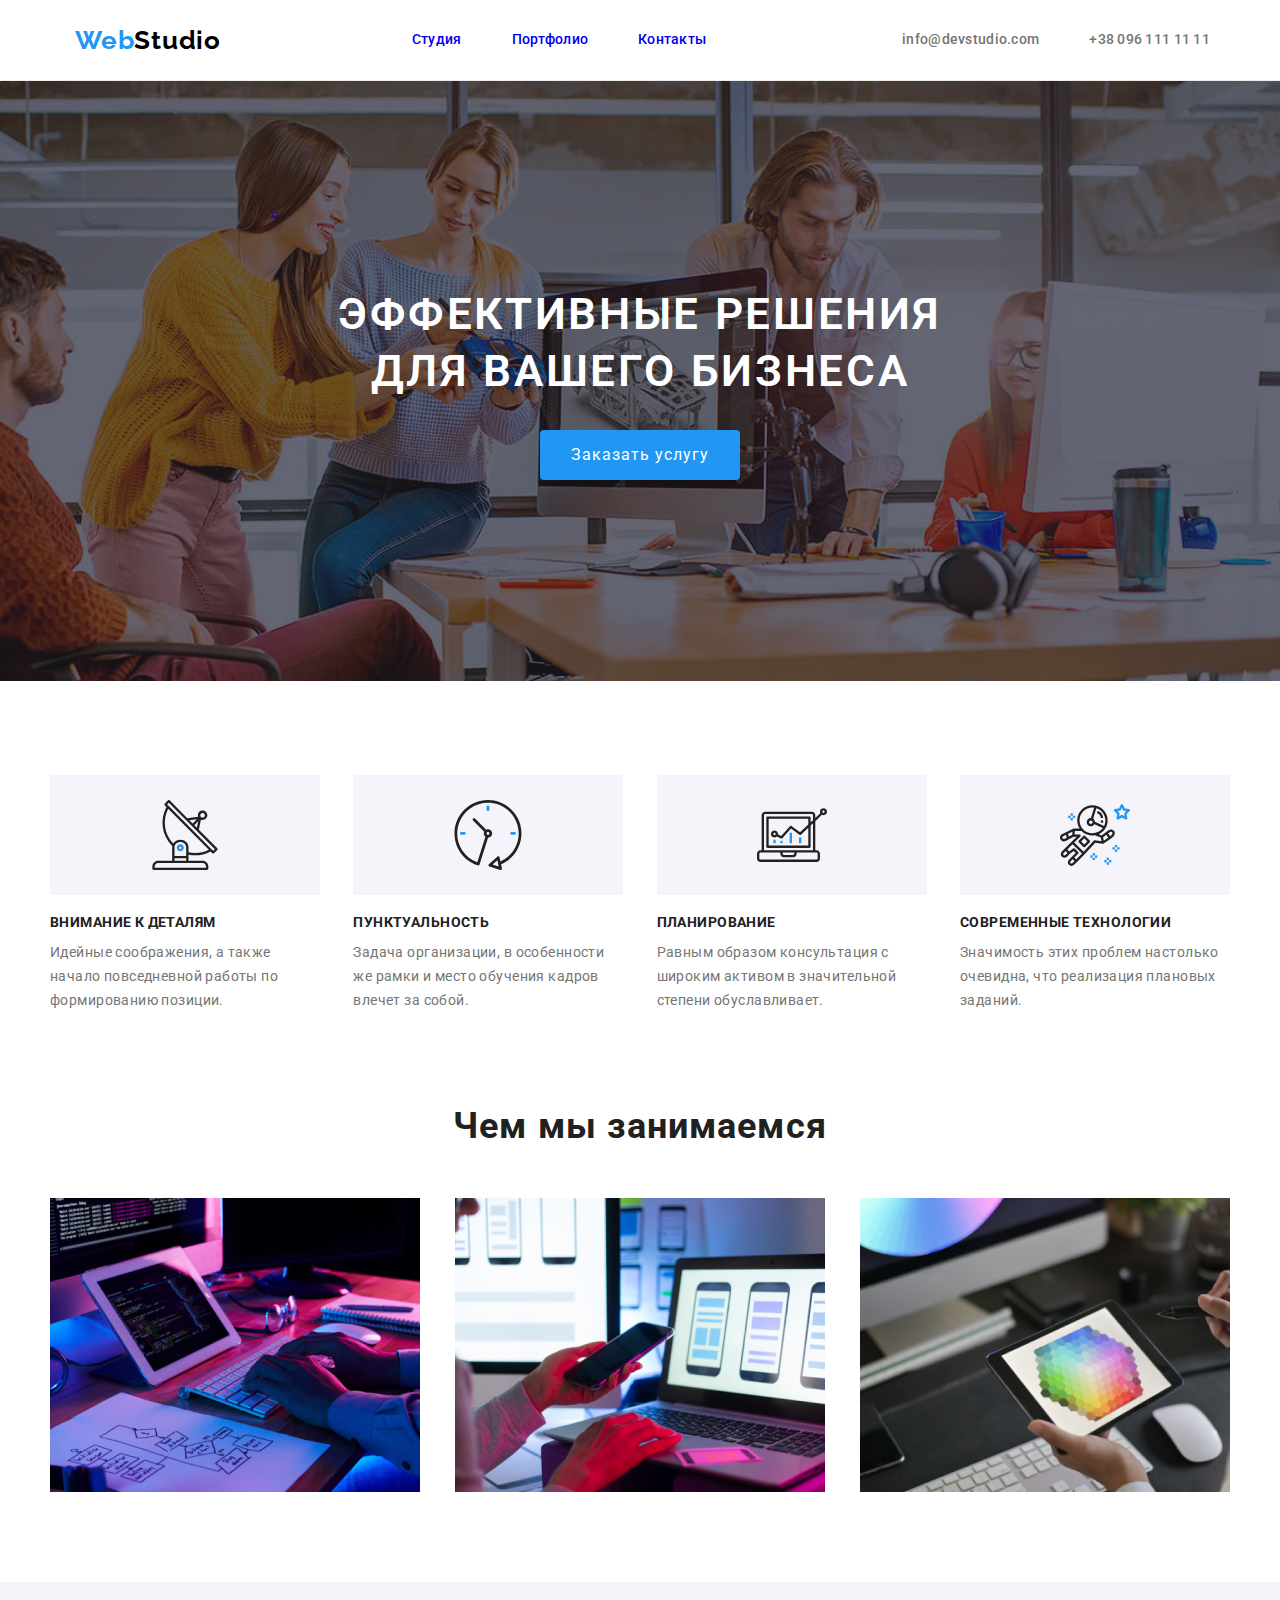
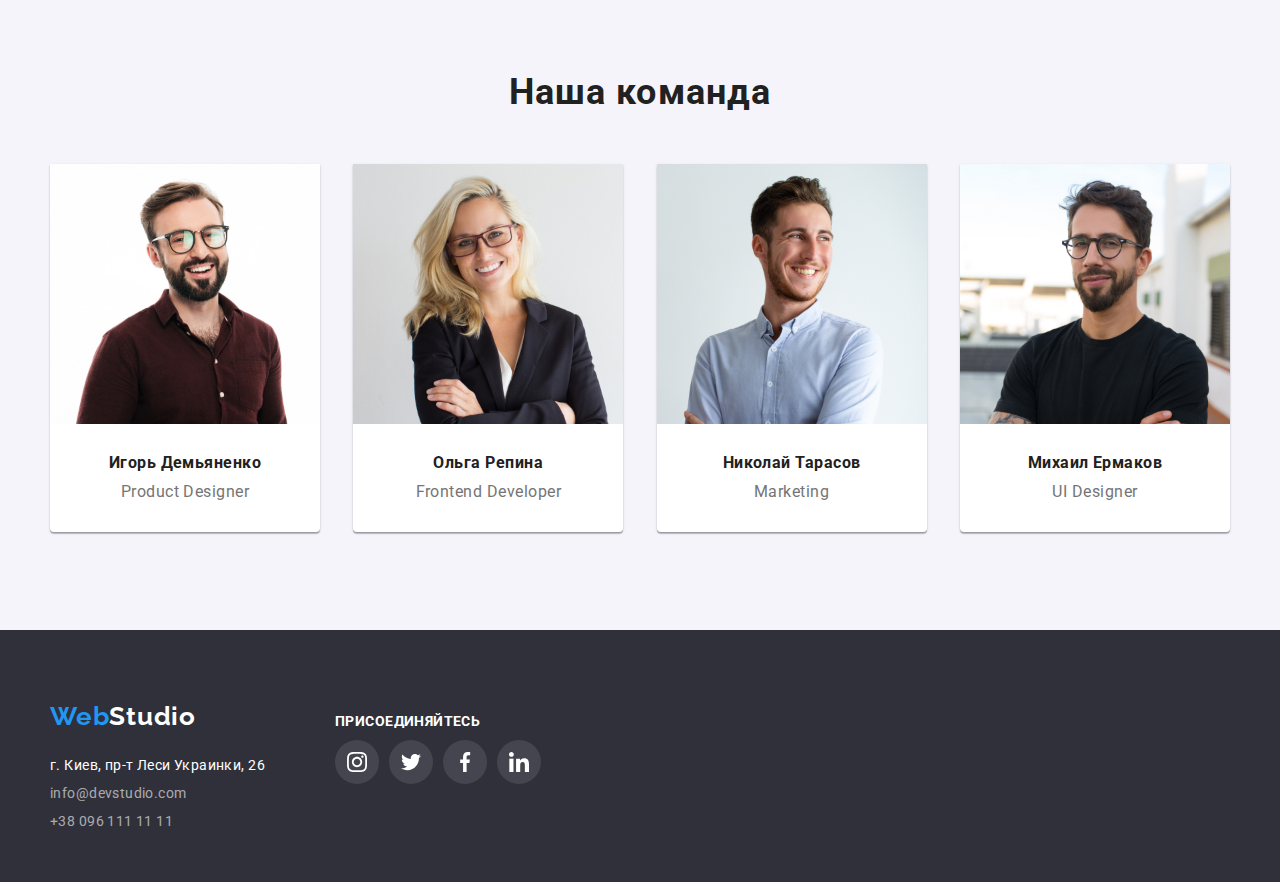
<file: index.html>
<!DOCTYPE html>
<html lang="ru">
<head>
	<meta charset="UTF-8">
	<meta http-equiv="X-UA-Compatible" content="IE=edge">
	<meta name="viewport" content="width=device-width, initial-scale=1.0">
	<title>WebStudio</title>
	<link href="https://fonts.googleapis.com/css2?family=Roboto:wght@400;500;700;900&display=swap" rel="stylesheet">
	<link href="https://fonts.googleapis.com/css2?family=Raleway:wght@700&display=swap" rel="stylesheet">
	<link href="css/style.css" rel="stylesheet">
</head>
<body>
	<header class="header">
		<div class="container">
			<div class="top__line">
				<a href="./index.html" class="top__line-logo">
					<span class="top__line-logo-web">Web</span>Studio
				</a>
			  <nav class="top__line-nav">
			  	<ul class="top__line-nav-ul">
			  		<li class="top__line-nav-li nav__li-1">
							<a href="./index.html">Студия</a>
						</li>
			  		<li class="top__line-nav-li nav__li-2">
							<a href="./portfolio.html">Портфолио</a>
						</li>
			  		<li class="top__line-nav-li nav__li-3">
							<a href="#">Контакты</a>
						</li>
			  	</ul>
			  </nav>
				<ul class="top__line-info">
					<li class="top__line-info-email">
						<a href="mailto:info@devstudio.com">info@devstudio.com</a>
					</li>
					<li class="top__line-info-tel">
						<a href="tel:+380961111111">+38 096 111 11 11</a>
					</li>
				</ul>
			</div>
		</div>
	</header>
	<main class="main">
		<div class="up__block">
			<div class="container">
					<h1 class="up__block-title">Эффективные решения<br> для вашего бизнеса</h1>
				<div class="up__block-button">
					<button type="button" class="up__block-bt">Заказать услугу</button>
				</div>
			</div>
		</div>
		<div class="peculiarities">
			<div class="container">
				<ul class="peculiarities__flex">
					<li class="peculiarities-info peculiarities-icon1">
						<h2>Внимание к деталям</h2>
						<p>
							Идейные соображения, а также начало повседневной работы по формированию позиции.
						</p>
					</li>
					<li class="peculiarities-info peculiarities-icon2">
						<h2>Пунктуальность</h2>
						<p>
							Задача организации, в особенности же рамки и место обучения кадров влечет за собой.
						</p>
					</li>
					<li class="peculiarities-info peculiarities-icon3">
						<h2>Планирование</h2>
						<p>
							Равным образом консультация с широким активом в значительной степени обуславливает.
						</p>
					</li>
					<li class="peculiarities-info peculiarities-icon4">
						<h2>Современные технологии</h2>
						<p>
							Значимость этих проблем настолько очевидна, что реализация плановых заданий.
						</p>
					</li>
				</ul>
			</div>
		</div>
		<div class="classes">
			<div class="container">
				<h2 class="classes__title">Чем мы занимаемся</h2>
				<ul class="classes__image">
					<li>
						<img src="images/img.jpg" alt="руки" class="classes-img classes-img1" width="370" height="294">
					</li>
					<li>
						<img src="images/img2.jpg" alt="ноутбук" class="classes-img classes-img2" width="370" height="294">
					</li>
					<li>
						<img src="images/img3.jpg" alt="палитра" class="classes-img classes-img3" width="370" height="294">
					</li>
				</ul>
			</div>
		</div>
		<div class="team">
			<div class="container">
				<h2 class="team__title">Наша команда</h2>
				<ul class="team-flex">
					<li class="team-cards team-card1">
						<div class="team-card-img">
							<img src="images/img4.jpg" alt="Игорь Демьяненко" width="270" height="260">
						</div>
						<h2 class="team-card-title">Игорь Демьяненко</h2>
						<h2 class="team-card-sabtitle">Product Designer</h2>
					</li>
					<li class="team-cards team-card2">
						<div class="team-card-img">
							<img src="images/img5.jpg" alt="Ольга Репина" width="270" height="260">
						</div>
							<h2 class="team-card-title">Ольга Репина</h2>
							<h2 class="team-card-sabtitle">Frontend Developer</h2>
					</li>
					<li class="team-cards team-card3">
						<div class="team-card-img">
							<img src="images/img6.jpg" alt="Николай Тарасов" width="270" height="260">
						</div>
							<h2 class="team-card-title">Николай Тарасов</h2>
							<h2 class="team-card-sabtitle">Marketing</h2>
					</li>
					<li class="team-cards team-card4">
						<div class="team-card-img">
							<img src="images/img7.jpg" alt="Михаил Ермаков" width="270" height="260">
						</div>
							<h2 class="team-card-title">Михаил Ермаков</h2>
							<h2 class="team-card-sabtitle">UI Designer</h2>
					</li>
				</ul>
			</div>
		</div>
	</main>
	<footer class="footer">
		<div class="container">
			<a href="./index.html" class="footer__logo">
				<span class="footer__logo-web">Web</span>Studio
			</a>
			<div class="container-flex-footer">
				<address class="footer__address">
				 <p class="footer__address-street">г. Киев, пр-т Леси Украинки, 26</p>
				 <a href="mailto:info@devstudio.com" class="footer__address-email">info@devstudio.com</a><br>
         <a href="tel:+380961111111" class="footer__address-tell">+38 096 111 11 11</a>
		  	</address>
				<div class="footer-social">
					<h2>присоединяйтесь</h2>
				    <ul class="social-list">
				    	<li><a href="" class="footer-social-icon1"></a></li>
				    	<li><a href="" class="footer-social-icon2"></a></li>
				    	<li><a href="" class="footer-social-icon3"></a></li>
				    	<li><a href="" class="footer-social-icon4"></a></li>
				    </ul>
				</div>
			</div>
		</div>
	</footer>
</body>
</html>
</file>
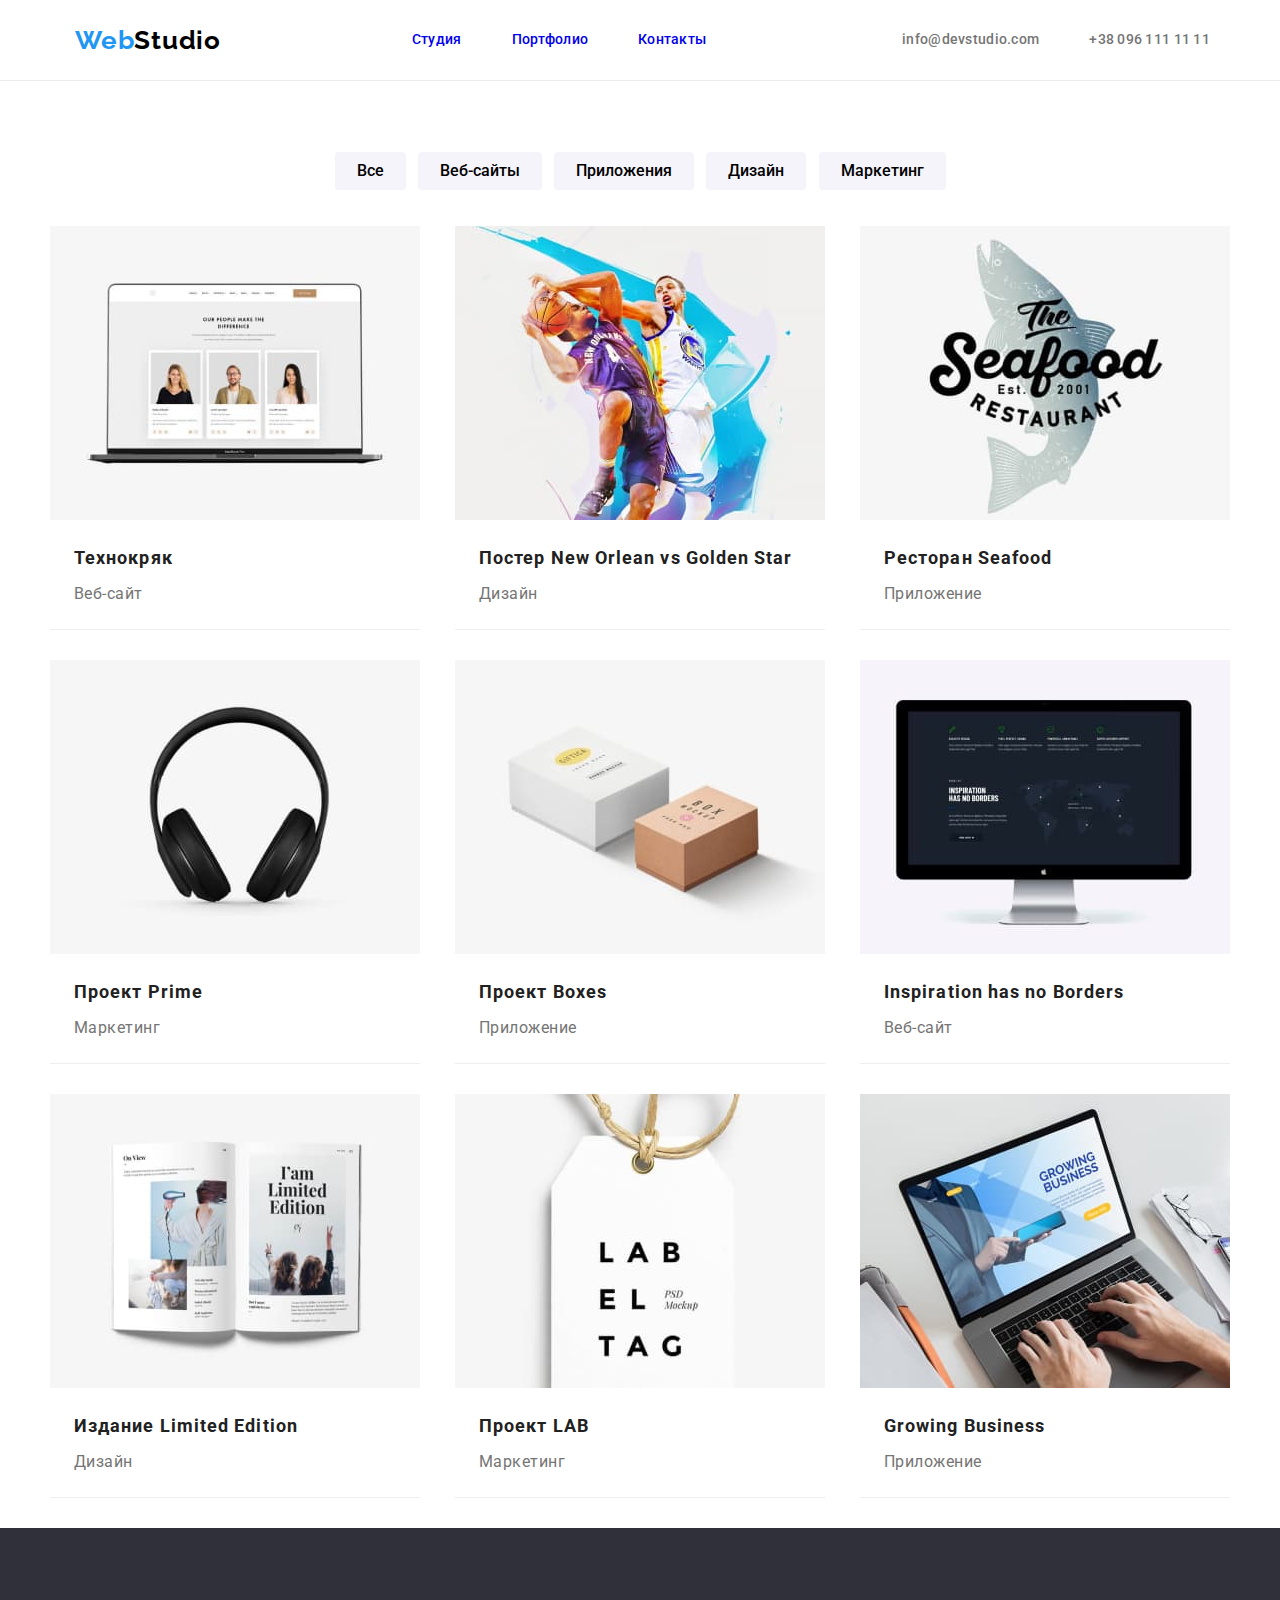
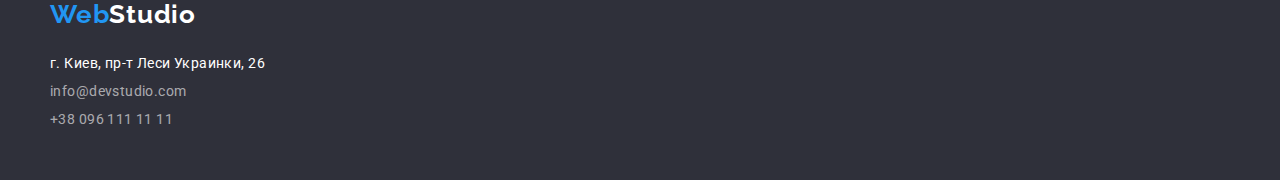
<file: portfolio.html>
<!DOCTYPE html>
<html lang="ru">
<head>
	<meta charset="UTF-8">
	<meta http-equiv="X-UA-Compatible" content="IE=edge">
	<meta name="viewport" content="width=device-width, initial-scale=1.0">
	<title>WebStudio</title>
	<link href="https://fonts.googleapis.com/css2?family=Roboto:wght@400;500;700;900&display=swap" rel="stylesheet">
	<link href="https://fonts.googleapis.com/css2?family=Raleway:wght@700&display=swap" rel="stylesheet">
	<link href="css/style.css" rel="stylesheet">
</head>
<body>
	<header class="header">
		<div class="container">
			<div class="top__line">
				<a href="./index.html" class="top__line-logo">
					<span class="top__line-logo-web">Web</span>Studio
				</a>
			  <nav class="top__line-nav">
			  	<ul class="top__line-nav-ul">
			  		<li class="top__line-nav-li nav__li-1">
							<a href="./index.html">Студия</a>
						</li>
			  		<li class="top__line-nav-li nav__li-2">
							<a href="./portfolio.html">Портфолио</a>
						</li>
			  		<li class="top__line-nav-li nav__li-3">
							<a href="#">Контакты</a>
						</li>
			  	</ul>
			  </nav>
				<ul class="top__line-info">
					<li class="top__line-info-email">
						<a href="mailto:info@devstudio.com">info@devstudio.com</a>
					</li>
					<li class="top__line-info-tel">
						<a href="tel:+380961111111">+38 096 111 11 11</a>
					</li>
				</ul>
			</div>
		</div>
	</header>
	<main>
		<section class="container">
			<ul class="filters">
				<li class="filters-element"><button type="button">Все</button></li>
				<li class="filters-element"><button type="button">Веб-сайты</button></li>
				<li class="filters-element"><button type="button">Приложения</button></li>
				<li class="filters-element"><button type="button">Дизайн</button></li>
				<li class="filters-element"><button type="button">Маркетинг</button></li>
			</ul>
			<ul class="project">
				<li class="project-body project1">
					<img src="images/img-0.jpg" alt="Веб-сайт" width="370" height="294">
					<h2>Технокряк</h2>
					<p>Веб-сайт</p>
				</li>
				<li class="project-body project1">
					<img src="images/img-1.jpg" alt="игроки" width="370" height="294">
					<h2>Постер New Orlean vs Golden Star</h2>
					<p>Дизайн</p>
				</li>
				<li class="project-body project1">
					<img src="images/img-2.jpg" alt="рыба" width="370" height="294">
					<h2>Ресторан Seafood</h2>
					<p>Приложение</p>
				</li>
				<li class="project-body project1">
					<img src="images/img-3.jpg" alt="наушники" width="370" height="294">
					<h2>Проект Prime</h2>
					<p>Маркетинг</p>
				</li>
				<li class="project-body project1">
					<img src="images/img-4.jpg" alt="коробки" width="370" height="294">
					<h2>Проект Boxes</h2>
					<p>Приложение</p>
				</li>
				<li class="project-body project1">
					<img src="images/img-5.jpg" alt="монитор" width="370" height="294">
					<h2>Inspiration has no Borders</h2>
					<p>Веб-сайт</p>
				</li>
				<li class="project-body project1">
					<img src="images/img-6.jpg" alt="книга" width="370" height="294">
					<h2>Издание Limited Edition</h2>
					<p>Дизайн</p>
				</li>
				<li class="project-body project1">
					<img src="images/img-7.jpg" alt="ярлык" width="370" height="294">
					<h2>Проект LAB</h2>
					<p>Маркетинг</p>
				</li>
				<li class="project-body project1">
					<img src="images/img-8.jpg" alt="ноутбук" width="370" height="294">
					<h2>Growing Business</h2>
					<p>Приложение</p>
				</li>
			</ul>
		</section>
	</main>
	<footer class="footer project-footer">
		<div class="container">
			<a href="./index.html" class="footer__logo">
				<span class="footer__logo-web">Web</span>Studio
			</a>
			<address class="footer__address">
				<p class="footer__address-street">г. Киев, пр-т Леси Украинки, 26</p>
				<a href="mailto:info@devstudio.com" class="footer__address-email">info@devstudio.com</a><br>
				<a href="tel:+380961111111" class="footer__address-tell">+38 096 111 11 11</a>
			</address>
		</div>
	</footer>
</body>

</html>
</file>
<file: css/style.css>
/*Обнуление*/
* {
	padding: 0;
	margin: 0;
	border: 0;
}

*,
*:before,
*:after {
	-moz-box-sizing: border-box;
	-webkit-box-sizing: border-box;
	box-sizing: border-box;
}

:focus,
:active {
	outline: none;
}

a:focus,
a:active {
	outline: none;
}

nav,
footer,
header,
aside {
	display: block;
}

html,
body {
	height: 100%;
	width: 100%;
	font-size: 100%;
	line-height: 2;
		font-size: 14px;
	-ms-text-size-adjust: 100%;
	-moz-text-size-adjust: 100%;
	-webkit-text-size-adjust: 100%;
}

input,
button,
textarea {
	font-family: inherit;
}

input::-ms-clear {
	display: none;
}

button {
	cursor: pointer;
}

button::-moz-focus-inner {
	padding: 0;
	border: 0;
}

a,
a:visited {
	text-decoration: none;
}

a:hover {
	text-decoration: none;
}

ul li {
	list-style: none;
}

img {
	vertical-align: top;
}

h1,
h2,
h3,
h4,
h5,
h6 {
	font-size: inherit;
	font-weight: inherit;
}

/*--------------------*/
body {
	font-family: Roboto;
}

.container {
	max-width: 1200px;
	margin: 0 auto;
	padding: 0 10px;
}

.header {
	background: #fff;
  border-bottom: 1px solid #ECECEC;
}

.top__line {
	height: 80px;
	display: flex;
	justify-content: space-between;
	align-items: center;
}

.top__line-logo {
	color: #000;
	font-family: Raleway;
	font-weight: bolder;
	font-size: 26px;
	line-height: 2;
  letter-spacing: 0.03em;
	margin: 0 25px;
}

.top__line-logo-web {
	color: #2196F3;
}

.top__line-nav-ul {
	display: flex;
}

.top__line-nav-li {
	font-weight: 500;
	font-size: 14px;
	line-height: 1.14;
	letter-spacing: 0.02em;
	margin: 0 25px;
}

.top__line-nav-li a:hover {
	color: #2196F3;
}

.top__line-info {
	font-weight: 500;
	font-size: 14px;
	line-height: 1.14;
	letter-spacing: 0.02em;
	display: flex;
}

.top__line-info a {
	color: #757575;
}

.top__line-info :hover {
	color: #2196F3;
}

.top__line-info-email {
	margin: 0 30px;
}

.top__line-info-tel {
	margin: 0 20px;
}

/* =====up__block======= */

.up__block {
	margin: 0 auto;
	max-width: 1600px;
	height: 600px;
	background-repeat: no-repeat;
	background-position: center;
	background-size: cover;
	background-image: 
	linear-gradient(
  to right,
	rgba(47, 48, 58, 0.4),
	rgba(47, 48, 58, 0.4)
),
url(../images/background.jpg);
}

.up__block-title {
	color: #fff;
	text-align: center;
	padding-top: 205px;
	font-weight: 600;
	font-size: 44px;
	line-height: 1.3;
	text-align: center;
	letter-spacing: 0.06em;
	text-transform: uppercase;
}

.up__block-button {
	text-align: center;
}
.up__block-bt {
	margin-top: 30px;
	width: 200px;
	height: 50px;
	color: #fff;
	background: #2196F3;
	box-shadow: 0px 4px 4px rgba(0, 0, 0, 0.15);
	border-radius: 4px;
	font-size: 16px;
	line-height: 2;
	letter-spacing: 0.06em;
}

.up__block-bt:active {
	margin-top: 33px;
	box-shadow: none;
}
/* ======peculiarities========= */

.peculiarities__flex {
	margin: 94px 0;
	display: flex;
	justify-content: space-between;
}
.peculiarities-info {
	width: 270px;
}
.peculiarities-info h2{
	font-weight: bold;
	padding-bottom: 10px;
	font-size: 14px;
  line-height: 1.14;
  letter-spacing: 0.03em;
  text-transform: uppercase;
  color: #212121;
}
.peculiarities-info p{
	font-size: 14px;
  line-height: 1.7;
  letter-spacing: 0.03em;
  color: #757575;
}
.peculiarities-icon1::before{
	display: block;
	content: "";
	height: 120px;
	background-image: url(../images/antenna.svg);
	background-size: 70px;
	background-repeat: no-repeat;
	background-position: center;
	background-color: #f5f4fa;
	margin-bottom: 20px;
}
.peculiarities-icon2::before{
	display: block;
	content: "";
	height: 120px;
	background-image: url(../images/clock.svg);
	background-size: 70px;
	background-repeat: no-repeat;
	background-position: center;
	background-color: #f5f4fa;
	margin-bottom: 20px;
}
.peculiarities-icon3::before{
	display: block;
	content: "";
	height: 120px;
	background-image: url(../images/diagram.svg);
	background-size: 70px;
	background-repeat: no-repeat;
	background-position: center;
	background-color: #f5f4fa;
	margin-bottom: 20px;
}
.peculiarities-icon4::before{
	display: block;
	content: "";
	height: 120px;
	background-image: url(../images/astronaut.svg);
	background-size: 70px;
	background-repeat: no-repeat;
	background-position: center;
	background-color: #f5f4fa;
	margin-bottom: 20px;
}
/* ========classes=========== */

.classes__title {
	text-align: center;
	font-weight: bold;
	font-size: 36px;
  line-height: 1.16;
  text-align: center;
  letter-spacing: 0.03em;
  color: #212121;
	margin-bottom: 50px;
}
.classes__image {
	display: flex;
	justify-content: space-between;
}
.classes-img {
	margin-bottom: 90px;
}
/* =========team========== */
.team {
	background: #F5F4FA;
	height: 648px;
}
.team__title {
	padding: 90px 0 50px 0;
  font-weight: bold;
  font-size: 36px;
	line-height: 1.16;
  text-align: center;
  letter-spacing: 0.03em;
  color: #212121;
}
.team-flex {
	display: flex;
	justify-content: space-between;
}
.team-cards {
width: 270px;
height: 368px;
padding-bottom: 94px;
background: #FFFFFF;
box-shadow: 0px 1px 3px rgba(0, 0, 0, 0.12), 0px 1px 1px rgba(0, 0, 0, 0.14), 0px 2px 1px rgba(0, 0, 0, 0.2);
border-radius: 0px 0px 4px 4px;
}
.team-card-title {
	margin-top: 30px;
  font-weight: bold;
  font-size: 16px;
	line-height: 1.18;
  text-align: center;
  letter-spacing: 0.03em;
  color: #212121;
}
.team-card-sabtitle {
	margin-top: 10px;
  font-size: 16px;
	line-height: 1.18;
  text-align: center;
  letter-spacing: 0.03em;
  color: #757575;
}

/* ========footer========= */
.footer {
	height: 252px;
	padding: 60px 0;
	background: #2F303A;
}
.footer__logo {
	color: #fff;
	font-family: Raleway;
	font-weight: bolder;
	font-size: 26px;
	line-height: 2;
	letter-spacing: 0.03em;
	padding-bottom: 10px;
}
.footer a.footer__logo {
	margin-top: 60px;
	
}
.footer__logo-web {
	color: #2196F3;
}
.footer__address p{
  padding-top: 10px;
}
.footer__address-street {
	font-style: normal;
  font-size: 14px;
  line-height: 1.9;
  letter-spacing: 0.03em;
  color: #FFFFFF;
}
.footer__address-email {
	font-style: normal;
  font-size: 14px;
  line-height: 1.7;
  letter-spacing: 0.03em;
  color: rgba(255, 255, 255, 0.6);
}
.footer__address-tell {
  font-style: normal;
  font-size: 14px;
  line-height: 1.7;
  letter-spacing: 0.03em;
  color: rgba(255, 255, 255, 0.6);
}
.footer__address-email:hover,
.footer__address-tell:hover {
  color: #2196F3;
}
.container-flex-footer{
	display:flex;
}
.footer-social{
	margin-top: -28px;
	text-align: top;
	width: 206px;
	height: 100px;
	margin-left: 70px;
}
.footer-social h2{
	font-weight: bold;
font-size: 14px;
line-height: 1.14;
letter-spacing: 0.03em;
text-transform: uppercase;
color: #fff;
padding-bottom: 10px;
}
.social-list{
	display: flex;
}
.footer-social li:nth-child(1){
	display: block;
}
.footer-social-icon1 {
	display: block;
	width: 44px;
	height: 44px;
	border-radius: 50%;
	background-image: url(../images/instagram.svg);
	background-size:20px;
	background-repeat: no-repeat;
	background-position: center;
	background-color: rgba(255, 255, 255, 0.1);
	margin-right: 10px;
}
.footer-social-icon2 {
	display: block;
	width: 44px;
	height: 44px;
	border-radius: 50%;
	background-image: url(../images/twitter.svg);
	background-size:20px;
	background-repeat: no-repeat;
	background-position: center;
	background-color: rgba(255, 255, 255, 0.1);
	margin-right: 10px;
}
.footer-social-icon3 {
	display: block;
	width: 44px;
	height: 44px;
	border-radius: 50%;
	background-image: url(../images/facebook.svg);
	background-size:20px;
	background-repeat: no-repeat;
	background-position: center;
	background-color: rgba(255, 255, 255, 0.1);
	margin-right: 10px;
}
.footer-social-icon4 {
	display: block;
	width: 44px;
	height: 44px;
	border-radius: 50%;
	background-image: url(../images/linkedin.svg);
	background-size:20px;
	background-repeat: no-repeat;
	background-position: center;
	background-color: rgba(255, 255, 255, 0.1);
	margin-right: 10px;
}
.footer-social-icon1:hover{
	background-color: #2196f3;
}
.footer-social-icon2:hover{
	background-color: #2196f3;
}
.footer-social-icon3:hover{
	background-color: #2196f3;
}
.footer-social-icon4:hover{
	background-color: #2196f3;
}
/* ========portfolio========= */
.filters {
	padding: 90px 0 55px 0;
	display: flex;
	justify-content: space-between;
	margin: 0 auto;
	width: 611px;
  height: 54px;
	align-items: center;
}
.filters-element button{
	padding: 6px 22px;
	font-size: 16px;
  line-height: 1.6;
	font-weight: 500;
	display: block;
	height: 38px;
	background: #F5F4FA;
	border-radius: 4px;
  white-space: nowrap;
}
.filters-element button:hover{
	cursor: pointer; color: #fff;
	background: #2196F3;
	box-shadow: 0px 3px 1px rgba(0, 0, 0, 0.1), 0px 1px 2px rgba(0, 0, 0, 0.08), 0px 2px 2px rgba(0, 0, 0, 0.12);
}
.project {
	display: flex;
  -ms-flex-wrap: wrap;
  flex-wrap: wrap;
	justify-content: space-between;
}
.project-body {
	flex: 0 1 370px;
	height: 404px;
  margin: 0 0 30px 0;
  background: #FFFFFF;
  border-bottom: 1px solid #EEEEEE;
}
.project-body:hover{
	box-shadow: 0px 1px 1px rgba(0, 0, 0, 0.12), 0px 4px 4px rgba(0, 0, 0, 0.06), 1px 4px 6px rgba(0, 0, 0, 0.16);
}
.project h2{
font-weight: bold;
font-size: 18px;
line-height: 2;
letter-spacing: 0.06em;
color: #212121;
margin: 20px 24px 4px 24px;
}
.project p{
font-size: 16px;
line-height: 1.8;
letter-spacing: 0.03em;
color: #757575;
margin: 4px 24px 20px 24px;
}
.peculiarities-svg {
	color: #000;background: #FFFFFF;
}
</file>
